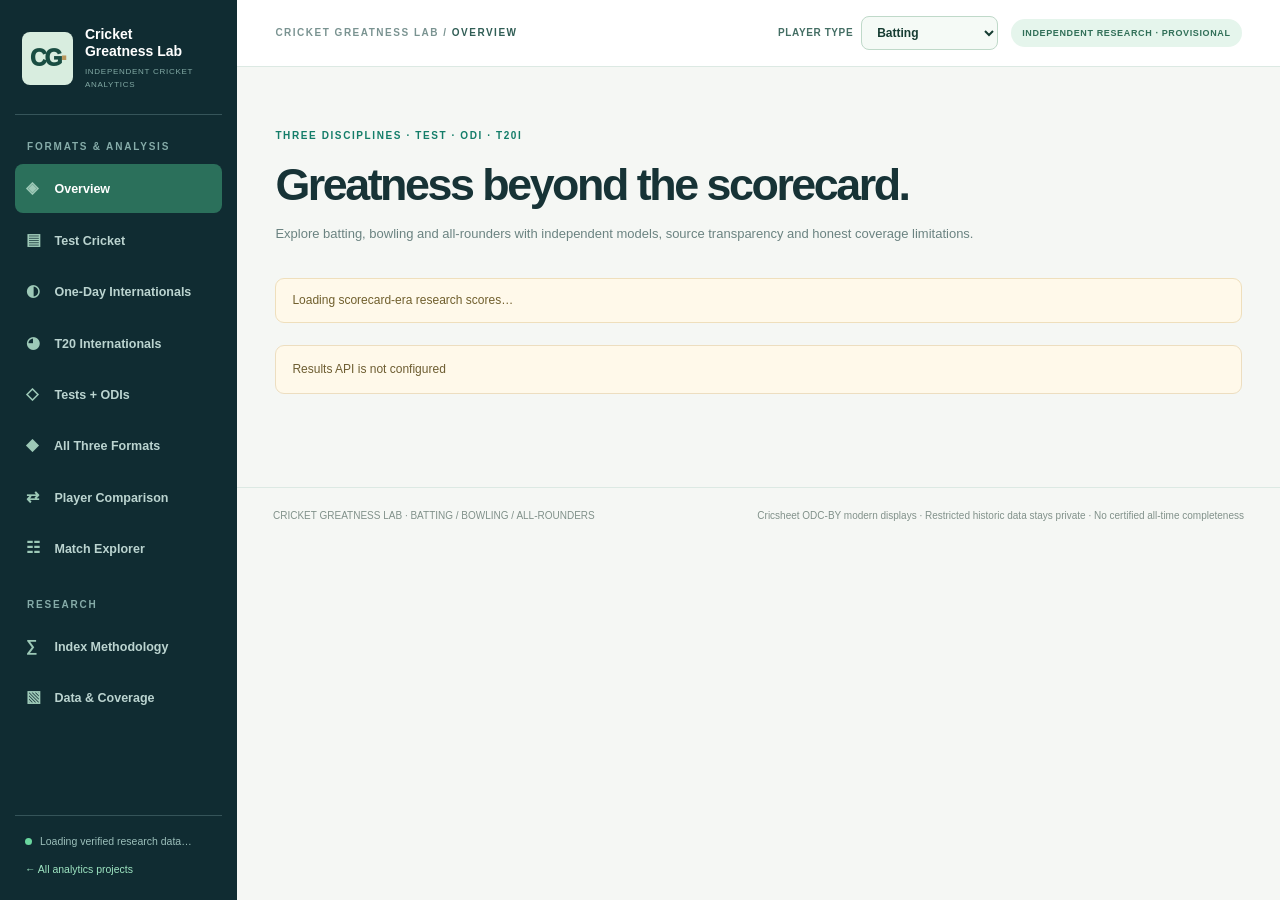
<file: site/index.html>
<!doctype html>
<html lang="en">
<head>
  <meta charset="utf-8"><meta name="viewport" content="width=device-width,initial-scale=1">
  <meta name="description" content="Cricket Greatness Lab: independent batting, bowling and all-rounder rankings by Test, ODI and T20I with historical coverage and model limitations clearly labelled.">
  <title>Cricket Greatness Lab · Batting, Bowling &amp; All-Rounders</title>
  <link rel="stylesheet" href="assets/styles.css">
</head>
<body>
<div class="app-shell">
  <aside class="sidebar" id="sidebar">
    <a class="brand" href="#overview" aria-label="Cricket Greatness Lab home"><span class="brand-mark">CG<span>·</span></span><span class="brand-text"><strong>Cricket<br>Greatness Lab</strong><small>INDEPENDENT CRICKET ANALYTICS</small></span></a>
    <div class="nav-title">FORMATS &amp; ANALYSIS</div>
    <nav id="navigation" aria-label="Main navigation">
      <a href="#overview" data-view="overview"><span class="nav-symbol">◈</span> Overview</a>
      <a href="#test" data-view="test"><span class="nav-symbol">▤</span> Test Cricket</a>
      <a href="#odi" data-view="odi"><span class="nav-symbol">◐</span> One-Day Internationals</a>
      <a href="#t20i" data-view="t20i"><span class="nav-symbol">◕</span> T20 Internationals</a>
      <a href="#test_odi" data-view="test_odi"><span class="nav-symbol">◇</span> Tests + ODIs</a>
      <a href="#all_three" data-view="all_three"><span class="nav-symbol">◆</span> All Three Formats</a>
      <a href="#compare" data-view="compare"><span class="nav-symbol">⇄</span> Player Comparison</a>
      <a href="#matches" data-view="matches"><span class="nav-symbol">☷</span> Match Explorer</a>
    </nav>
    <div class="nav-title">RESEARCH</div>
    <nav aria-label="Research navigation">
      <a href="#methodology" data-view="methodology"><span class="nav-symbol">∑</span> Index Methodology</a>
      <a href="#coverage" data-view="coverage"><span class="nav-symbol">▧</span> Data &amp; Coverage</a>
    </nav>
    <div class="sidebar-bottom"><span class="status-dot"></span> <span id="sidebar-status">Loading verified research data…</span><a href="https://randomquestions-projects.github.io/">← All analytics projects</a></div>
  </aside>
  <div class="workspace">
    <header class="topbar"><button type="button" id="menu-button" aria-label="Toggle navigation" aria-expanded="false">☰</button><span>CRICKET GREATNESS LAB / <b id="breadcrumb">OVERVIEW</b></span><div class="topbar-actions"><label class="discipline-switch" for="global-discipline"><span>PLAYER TYPE</span><select id="global-discipline" aria-label="Player type"><option value="batting">Batting</option><option value="bowling">Bowling</option><option value="allrounder">All-Rounders</option></select></label><span class="topbadge">INDEPENDENT RESEARCH · PROVISIONAL</span></div></header>
    <main id="content" tabindex="-1">
      <div id="page-header" class="hero"><div class="eyebrow">THREE DISCIPLINES · TEST · ODI · T20I</div><h1>Greatness beyond the scorecard.</h1><p>Explore batting, bowling and all-rounders with independent models, source transparency and honest coverage limitations.</p></div>
      <div id="research-notice" role="status" class="research-notice">Loading scorecard-era research scores…</div>
      <div id="page-body"></div>
    </main>
    <footer class="footer"><span>CRICKET GREATNESS LAB · BATTING / BOWLING / ALL-ROUNDERS</span><span>Cricsheet ODC-BY modern displays · Restricted historic data stays private · No certified all-time completeness</span></footer>
  </div>
</div>
<!-- Generated approved public API origin; never a private S3 URL. -->
<script defer src="assets/config.js"></script>
<script defer src="assets/app.js"></script>
</body>
</html>
</file>
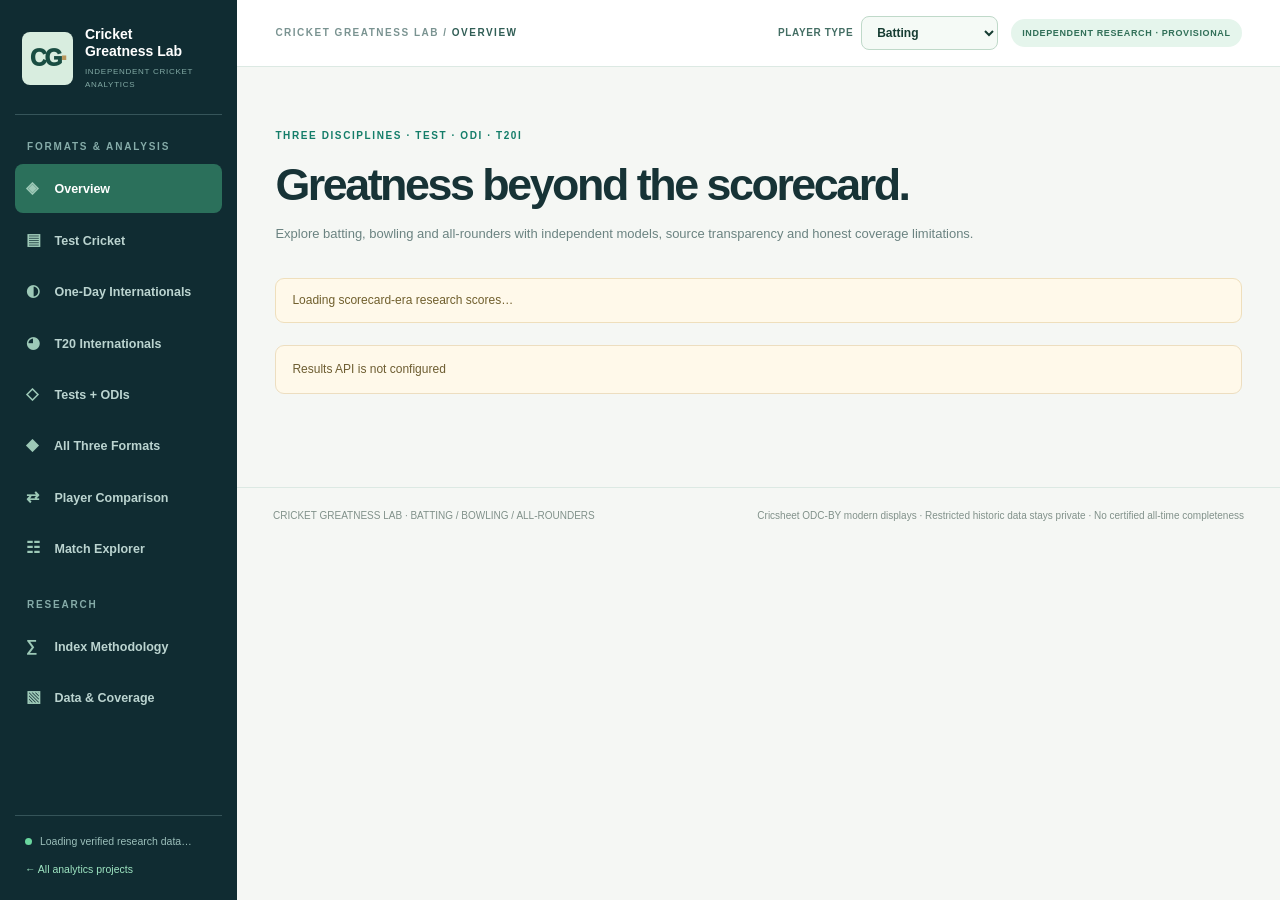
<file: site/format-greatness.html>
<!doctype html><html lang="en"><head><meta charset="utf-8"><meta name="viewport" content="width=device-width"><title>Moved · Cricket Greatness Lab</title></head><body><p>Batting, bowling, and all-rounder analytics are available in one application. <a id="go" href="index.html#overview">Open Cricket Greatness Lab →</a></p><script>const f=new URLSearchParams(location.search).get('format');const q=['test','odi','t20i','test_odi','all_three'].includes(f)?f:'overview';document.querySelector('#go').href='index.html#'+q;location.replace('index.html#'+q);</script></body></html>
</file>
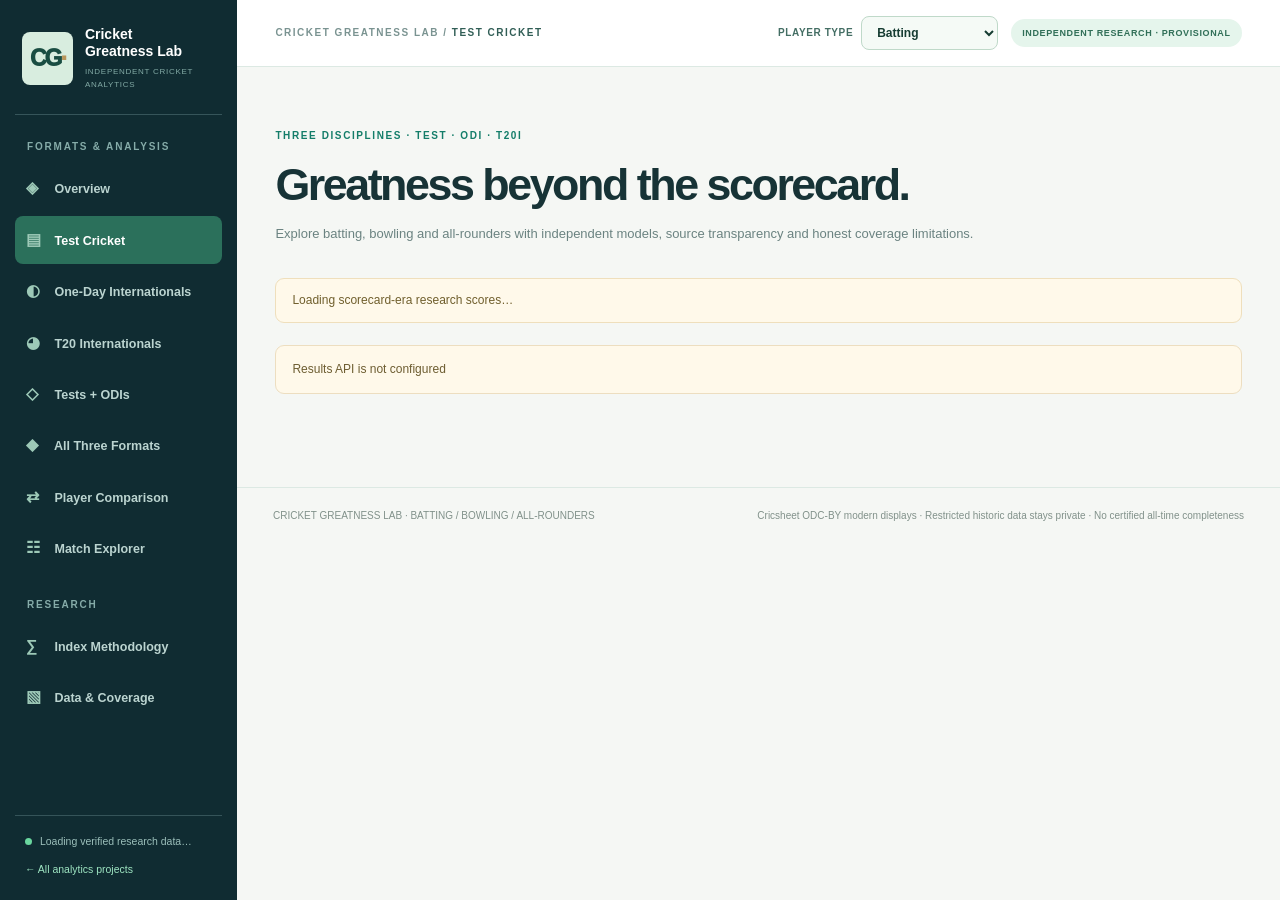
<file: site/test-greatness.html>
<!doctype html><html lang="en"><head><meta charset="utf-8"><meta name="viewport" content="width=device-width"><meta http-equiv="refresh" content="0;url=index.html#test"><title>Moved · Test Greatness</title></head><body><p>Test cricket rankings for all three disciplines are available in the unified website. <a href="index.html#test">Open Test Cricket →</a></p><script>location.replace('index.html#test');</script></body></html>
</file>
<file: site/assets/styles.css>
:root{--page:#f5f7f4;--surface:#fff;--ink:#173336;--muted:#6b8381;--dark:#102c32;--line:#dce9e3;--accent:#147d69;--mint:#e6f4eb;--gold:#d8b779}
*{box-sizing:border-box}html{scroll-behavior:smooth}body{margin:0;background:var(--page);color:var(--ink);font:14px/1.65 -apple-system,BlinkMacSystemFont,"Segoe UI",sans-serif}a{color:var(--accent);text-decoration:none}a:hover{text-decoration:underline}button,select,input{font:inherit}button{cursor:pointer}h1,h2,h3,h4{line-height:1.22;letter-spacing:-.025em}h2{font-size:22px;margin:0}h3{font-size:16px}p{margin:.7em 0}
.app-shell{display:flex;min-height:100vh}.sidebar{position:sticky;top:0;flex:0 0 237px;width:237px;height:100vh;padding:26px 15px 18px;background:var(--dark);color:#e6f7ec;overflow:auto;display:flex;flex-direction:column;z-index:6}
.brand{display:flex;align-items:center;gap:12px;padding:0 7px 23px;border-bottom:1px solid #36555a;color:#fff!important}.brand:hover{text-decoration:none}.brand-mark{background:#d8eddf;color:#194d42;letter-spacing:-2px;font-size:23px;font-weight:950;padding:8px;border-radius:8px}.brand-mark span{color:#b8955a}.brand-text strong{font-size:14px;display:block;line-height:1.2}.brand-text small{font-size:8px;letter-spacing:.09em;color:#82aaa5;display:block;margin-top:5px}.nav-title{letter-spacing:.18em;font-size:10px;font-weight:850;color:#86aca9;margin:24px 12px 9px}.sidebar nav{display:flex;flex-direction:column;gap:3px}.sidebar nav a{display:block;padding:11px 11px;border-radius:8px;color:#bbd4d0;font-size:12.5px;font-weight:650}.sidebar nav a:hover,.sidebar nav a.active{background:#2b705b;color:#fff;text-decoration:none}.nav-symbol{display:inline-block;width:25px;font-size:16px;color:#9dc9b7}.sidebar-bottom{margin-top:auto;border-top:1px solid #355459;padding:17px 10px 4px;font-size:10.5px;color:#9bbfba}.sidebar-bottom a{display:block;color:#9ee5c2;margin-top:10px}.status-dot{display:inline-block;width:7px;height:7px;background:#6ad79f;border-radius:50%;margin-right:5px}
.workspace{min-width:0;flex:1}.topbar{height:67px;display:flex;align-items:center;justify-content:space-between;gap:10px;border-bottom:1px solid var(--line);background:#fff;padding:0 clamp(18px,3vw,44px);font-size:10px;color:#7a9391;letter-spacing:.15em;font-weight:800;position:sticky;top:0;z-index:3}.topbar b{color:#315e56}.topbadge{display:inline-block;background:#e5f5ec;color:#316f58;border-radius:20px;padding:7px 11px;font-size:9px;letter-spacing:.07em}.topbar button{display:none;background:none;border:0;font-size:20px}
main{max-width:1430px;margin:auto;padding:35px clamp(18px,3vw,44px) 80px}.hero{padding:26px 0 23px}.eyebrow{font-size:10px;font-weight:850;letter-spacing:.16em;color:var(--accent);margin-bottom:12px}.hero h1{font-size:clamp(30px,3.5vw,48px);font-weight:850;letter-spacing:-.055em;margin:0 0 11px}.hero h1 em{font-family:Georgia,serif;font-weight:400;color:var(--accent)}.hero p{max-width:870px;color:var(--muted);line-height:1.8;font-size:13px}
.research-notice{background:#fff9ea;border:1px solid #efdfbc;border-radius:9px;padding:12px 16px;margin:0 0 22px;color:#705f2d;font-size:12px}.research-notice.ready{background:#eaf7f0;border-color:#d0e9db;color:#286e53}
.section{margin:29px 0}.section-head{display:flex;align-items:baseline;justify-content:space-between;gap:12px;margin-bottom:15px}.section-head>span{color:var(--muted);font-size:11px}.stat-grid{display:grid;grid-template-columns:repeat(4,minmax(0,1fr));gap:12px}.stat{background:white;border:1px solid var(--line);padding:18px;border-radius:10px}.stat small{display:block;color:#76918a;font-size:10px}.stat strong{display:block;font-size:26px;letter-spacing:-.05em;margin:7px 0}.stat span{display:block;color:var(--muted);font-size:10px}
.panel,.leader,.view-card,.player-card{border:1px solid var(--line);border-radius:12px;background:var(--surface);box-shadow:0 5px 25px #194d3607}.panel,.player-card{padding:20px}.panel small,.leader small,.view-card small{font-size:10px;letter-spacing:.09em;font-weight:850;color:#187d66}.panel h3{margin:9px 0}.panel p,.view-card p,.leader p{color:var(--muted);line-height:1.75;font-size:12px}.panel.prose{line-height:1.95;font-size:13px}.trio,.view-grid{display:grid;grid-template-columns:repeat(3,minmax(0,1fr));gap:13px}.two,.player-grid{display:grid;grid-template-columns:repeat(2,minmax(0,1fr));gap:13px}.leader,.view-card{display:block;color:var(--ink);padding:23px;min-width:0}.leader:hover,.view-card:hover{text-decoration:none;border-color:#91c9b0;box-shadow:0 7px 24px #1b584018}.leader h3,.view-card strong{font-size:18px;color:#15302e;display:block;margin:12px 0 7px}.leader span,.view-card span{display:block;font-size:12px;color:var(--accent);font-weight:800;margin-top:13px}
.adjustments{display:grid;grid-template-columns:repeat(2,minmax(0,1fr));gap:12px}.adjustment{background:white;border:1px solid var(--line);border-radius:10px;padding:17px}.adjustment b{display:block;color:#285749;font-size:14px}.adjustment p{color:#657e78;font-size:12px;line-height:1.8;margin:4px 0 0}
.controls{display:flex;align-items:end;flex-wrap:wrap;gap:12px;background:white;border:1px solid var(--line);border-radius:10px;padding:16px;margin:12px 0}.controls label{font-size:10px;color:#506e62;font-weight:850;display:flex;flex-direction:column;gap:5px}.controls input,.controls select{min-width:158px;max-width:275px;border:1px solid #cdded4;border-radius:7px;padding:9px 11px;background:#fff;color:var(--ink)}.controls input:focus,.controls select:focus{outline:2px solid #b0d9c5;outline-offset:1px}.table-scroller{overflow:auto;background:white;border:1px solid var(--line);border-radius:10px}.table-scroller table{min-width:800px}table{width:100%;border-collapse:collapse}td,th{text-align:left;padding:11px 12px;font-size:11.5px;border-bottom:1px solid #e7eee9;white-space:nowrap}th{font-size:10px;font-weight:850;color:#66837a;background:#f3f8f4}td.figure{font-size:13px;font-weight:850;color:var(--accent)}tr:hover td{background:#f9fcfa}td .team{display:block;font-size:9px;color:var(--muted)}.text-link{border:0;background:none;padding:0;font-size:12px;color:var(--ink);font-weight:700;text-align:left}.text-link:hover{text-decoration:underline;color:var(--accent)}
.note{color:var(--muted);font-size:11.5px;line-height:1.9}.callout{background:#fff9ea;border:1px solid #eddec0;border-radius:9px;padding:12px 16px;color:#6d5d31;font-size:12px;line-height:1.9;margin:13px 0}.mini-stats{display:grid;grid-template-columns:repeat(4,1fr);gap:10px}.mini-stats div{background:#eaf3ed;border-radius:8px;padding:15px}.mini-stats small{color:#6a8176;font-size:10px;display:block}.mini-stats strong{font-size:16px;display:block;margin-top:6px}
.player-card{overflow:hidden}.player-card h3{font-size:20px;margin:7px 0 14px}.player-card>small{color:#718a80;font-size:10px}.player-card h4{margin:20px 0 9px}.player-card td,.player-card th{padding:8px;font-size:10.5px}.player-card table{table-layout:auto}.inline-metrics{display:grid;grid-template-columns:repeat(3,minmax(0,1fr));gap:7px}.inline-metrics div{border-radius:8px;background:#eff7f1;padding:11px;min-width:0}.inline-metrics small{display:block;font-size:9px;color:#647f74}.inline-metrics b{font-size:20px;display:block;color:var(--accent)}.value-pair{display:flex;flex-wrap:wrap;gap:9px;margin-top:13px}.value-pair span{background:#f4f6f3;padding:9px;border-radius:6px;font-size:11px}.pager{display:flex;gap:15px;align-items:center;justify-content:center;margin:18px 0;font-size:12px}.pager button{border:1px solid var(--line);padding:9px 14px;border-radius:7px;background:#fff}.pager button:disabled{opacity:.5;cursor:not-allowed}
.footer{padding:20px 36px;border-top:1px solid var(--line);display:flex;gap:10px;justify-content:space-between;font-size:10px;color:#81918a}
@media(max-width:1050px){.trio,.view-grid{grid-template-columns:repeat(2,minmax(0,1fr))}.stat-grid,.mini-stats{grid-template-columns:repeat(2,minmax(0,1fr))}}
@media(max-width:770px){.sidebar{position:fixed;transform:translateX(-100%);transition:transform .2s ease;box-shadow:4px 0 28px #17382922}.sidebar.open{transform:translateX(0)}.topbar button{display:block}.topbar{font-size:9px;padding:0 14px}main{padding:18px 15px 50px}.hero{padding:19px 0}.trio,.view-grid,.two,.player-grid,.adjustments{grid-template-columns:1fr}.stat-grid,.mini-stats{grid-template-columns:repeat(2,minmax(0,1fr))}.section-head{align-items:start;flex-direction:column}.controls label,.controls input,.controls select{min-width:0;width:100%}.controls label{flex:1 1 150px}.footer{padding:16px;flex-direction:column}.topbadge{font-size:8px}}

/* Three-discipline research previews: bounded display summaries only. */
.research-metric-grid{display:grid;grid-template-columns:repeat(4,minmax(0,1fr));gap:10px}
.research-metric-grid div{border:1px solid var(--line);background:#f6faf8;border-radius:8px;padding:13px}
.research-metric-grid small{display:block;font-size:10px;color:var(--muted)}
.research-metric-grid b{display:block;font-size:20px;margin-top:4px;color:var(--accent)}
@media(max-width:880px){.research-metric-grid{grid-template-columns:repeat(2,minmax(0,1fr))}}

/* Cross-page selector belongs in the fixed topbar, not a separate menu tree. */
.topbar-actions{display:flex;align-items:center;gap:13px;margin-left:auto}
.discipline-switch{display:flex;align-items:center;gap:8px;color:#446e64;font-size:10px;letter-spacing:.06em;white-space:nowrap}
.discipline-switch span{font-weight:850}
.discipline-switch select{background:#f5faf6;color:#163c32;border:1px solid #bfd9c9;border-radius:8px;padding:8px 28px 8px 11px;font-weight:800;font-size:12px;max-width:160px}
.discipline-switch select:focus-visible{outline:2px solid var(--accent);outline-offset:2px}
.comparison-selects{display:grid;grid-template-columns:repeat(2,minmax(0,1fr));gap:14px}
.comparison-slot{background:#fff;border:1px solid var(--line);border-radius:12px;padding:18px;min-width:0}
.comparison-slot label{display:flex;flex-direction:column;gap:6px;font-weight:750;font-size:11px}
.comparison-slot select,.comparison-slot input{width:100%;min-width:0;border:1px solid #cdded4;border-radius:7px;padding:10px;margin-top:5px;background:white;color:var(--ink)}
.comparison-slot .hint{font-size:11px;color:var(--muted);margin:8px 0}
.picker-results{min-height:40px;margin:8px 0}
.picker-results button{padding:7px 10px;margin:3px;border:1px solid var(--line);border-radius:6px;background:#f7fbf8;color:var(--accent);font-size:11px}
@media(max-width:850px){.topbadge{display:none}.topbar-actions{gap:5px}.discipline-switch span{display:none}.comparison-selects{grid-template-columns:1fr}}


/* Range selector: source-free, two keyboard-accessible independent thumbs.
   Keep ICC and innings filters beside Country in the existing filter strip. */
.controls .innings-filter{flex:1 1 255px;min-width:235px}
.innings-fieldset{margin:0;padding:0;border:0;min-width:0}
.innings-fieldset legend{display:block;font-size:11px;font-weight:800;color:var(--ink);margin:0 0 9px;padding:0}
.innings-number-row{display:flex;align-items:end;gap:7px}
.innings-number-row label{flex:1 1 85px;min-width:0;font-size:9px;font-weight:650;color:var(--muted)}
.innings-number-row input{display:block;width:100%;min-width:0;max-width:none;margin:4px 0 0;padding:9px 8px;border:1px solid #d3ddd9;border-radius:5px;background:#fff;color:var(--ink);font-size:12px;font-weight:650;font-variant-numeric:tabular-nums}
.innings-number-row>span{padding-bottom:11px;color:#71847e}
.innings-dual{position:relative;height:34px;margin:7px 7px 0}
.innings-dual::before{content:"";height:4px;position:absolute;left:0;right:0;top:15px;border-radius:6px;background:linear-gradient(to right,#d9e4df 0 var(--range-low),#264a4c var(--range-low) var(--range-high),#d9e4df var(--range-high) 100%)}
.innings-dual input[type=range]{pointer-events:none;appearance:none;-webkit-appearance:none;position:absolute;width:100%;height:34px;left:0;top:0;margin:0;background:transparent;border:0;padding:0;outline-offset:5px}
.innings-dual input[type=range]::-webkit-slider-runnable-track{height:4px;background:transparent}
.innings-dual input[type=range]::-moz-range-track{height:4px;background:transparent}
.innings-dual input[type=range]::-webkit-slider-thumb{appearance:none;-webkit-appearance:none;pointer-events:auto;width:19px;height:19px;margin-top:-8px;border:2px solid white;border-radius:50%;background:#264a4c;box-shadow:0 1px 5px #233f4025;cursor:ew-resize}
.innings-dual input[type=range]::-moz-range-thumb{pointer-events:auto;width:17px;height:17px;border:2px solid white;border-radius:50%;background:#264a4c;box-shadow:0 1px 5px #233f4025;cursor:ew-resize}
.innings-dual #innings-low{z-index:2}
.innings-dual #innings-high{z-index:3}
.innings-dual input:focus-visible{outline:2px solid #367a62}
.innings-dual input:disabled{opacity:.45}
.innings-range-hint{font-size:10px;color:var(--muted);font-weight:500}
.range-placeholder{font-size:11px;color:var(--muted)}
@media(max-width:770px){.controls .innings-filter{flex-basis:100%;min-width:0}}
</file>
